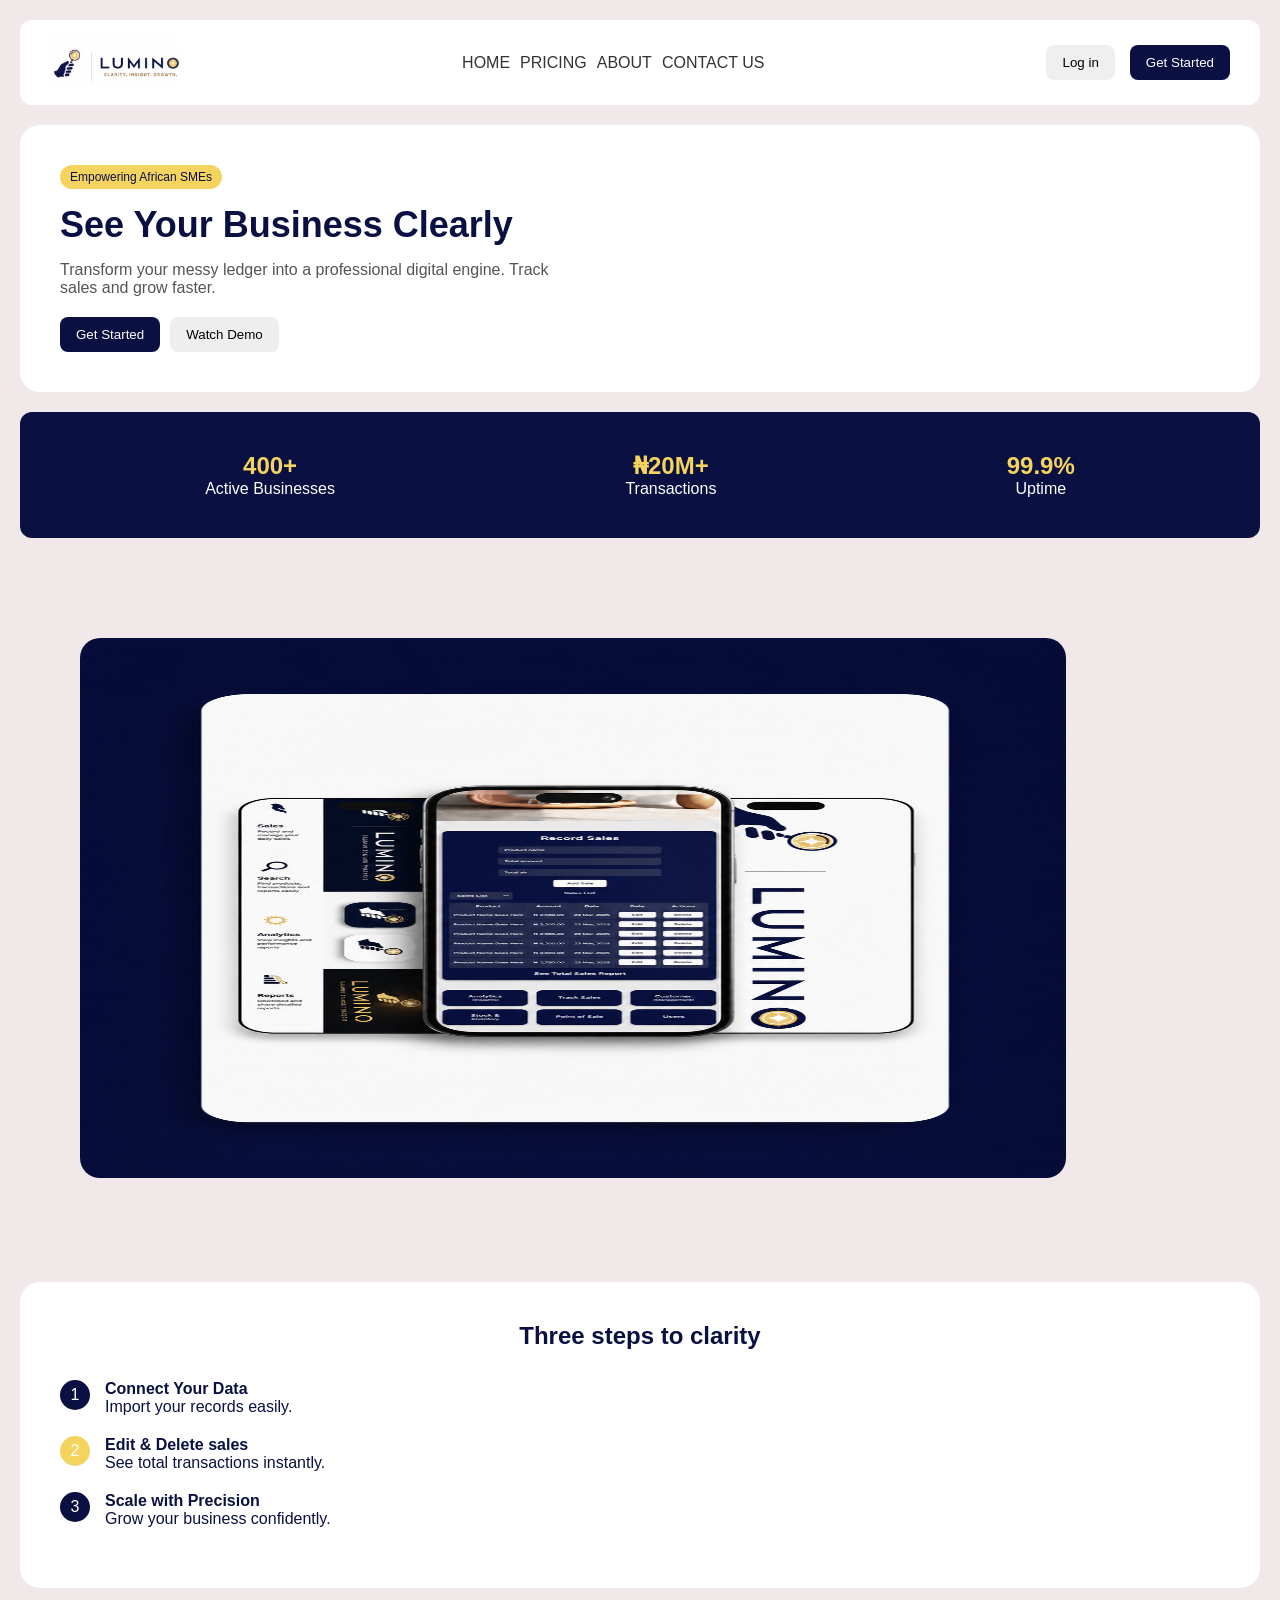
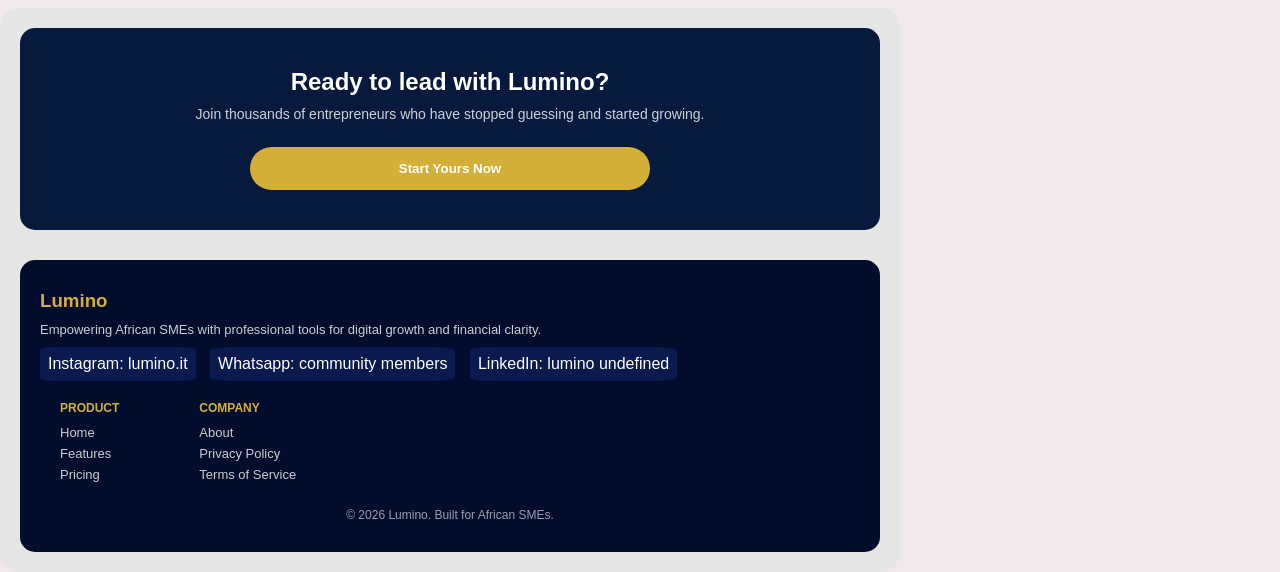
<file: index.html>
<!DOCTYPE html>
<html lang="en">
<head>
<meta charset="UTF-8">
<meta name="viewport" content="width=device-width, initial-scale=1.0">
<title>Lumino</title>
<link rel="stylesheet" href="index.css">
</head>

<body>

<!-- NAVBAR -->
<div class="navbar">
  <div class="logo">
    <img src="logo.png" alt="" width="130px">
  </div>

  <div class="nav-links">
     <a href="index.html">HOME</a>
    <a href="price.html">PRICING</a>
    <a href="about.html">ABOUT</a>
    <a href="contact.html">CONTACT US</a>
  </div>

  <div class="nav-actions">
    <a href="login.html"><button class="btn">Log in</button></a>
    <a href="index2.html"><button class="btn btn-dark">Get Started</button></a>
  
  </div>
</div>

<!-- HERO -->
<section class="hero">
  <span class="tag">Empowering African SMEs</span>

  <div class="hero-content">
    <div class="hero-text">
      <h1>See Your Business Clearly</h1>
      <p>Transform your messy ledger into a professional digital engine. Track sales and grow faster.</p>
      <div class="hero-buttons">
       <a href="index2.html"><button class="btn btn-dark">Get Started</button></a>
  
        <button class="btn btn-outline">Watch Demo</button>
      </div>
    </div>
    
  </div>
</section>

<!-- STATS -->
<section class="stats">
  <div class="stat">
    <h2>400+</h2>
    <p>Active Businesses</p>
  </div>

  <div class="stat">
    <h2>₦20M+</h2>
    <p>Transactions</p>
  </div>

  <div class="stat">
    <h2>99.9%</h2>
    <p>Uptime</p>
  </div>
</section>
<div class="mockup">
  <img src="mock.png" alt="phone mock up of lumino" class="img">
</div>


<!-- STEPS -->
<section class="steps">
  <h2>Three steps to clarity</h2>

  <div class="step">
    <div class="circle">1</div>
    <div>
      <h4>Connect Your Data</h4>
      <p>Import your records easily.</p>
    </div>
  </div>

  <div class="step">
    <div class="circle" style="background:#f4d35e;color:#fff;">2</div>
    <div>
      <h4>Edit & Delete sales</h4>
      <p>See total transactions instantly.</p>
    </div>
  </div>

  <div class="step">
    <div class="circle">3</div>
    <div>
      <h4>Scale with Precision</h4>
      <p>Grow your business confidently.</p>
    </div>
  </div>
</section>
  <div class="container">

    <!-- CTA SECTION -->
    <section class="cta">
      <h2>Ready to lead with Lumino?</h2>
      <p>Join thousands of entrepreneurs who have stopped guessing and started growing.</p>
      <button><b>Start Yours Now</b></button>
    </section>

    <!-- FOOTER -->

 <footer class="footer">
   <div class="footer-left">
     <h3> Lumino</h3>
     <p>Empowering African SMEs with professional tools for digital growth and financial clarity.</p>
     
     <div class="socials">
       <span>Instagram: <a href="https://www.instagram.com/lumino.it?igsh=bXIxcGEyMmdxYWEy" target="_blank">lumino.it</a></p>
           </span>
       <span>Whatsapp: <a href="https://chat.whatsapp.com/HI2CIz0peCWIl6Pk2ywEyw" target="_blank">community members</a></span>
       <span>LinkedIn: <a href="https://www.linkedin.com/in/lumino-undefined-6a474a402?utm_source=share_via&utm_content=profile&utm_medium=member_android" target="_blank">lumino undefined</a></span>
    
     </div>
   </div>
   
   <div class="footer-links">
     <div>
       <h4>PRODUCT</h4>
       <a href="index.html">Home</a>
       <a href="index2.html">Features</a>
       <a href="price.html">Pricing</a>
     </div>
     
     <div>
       <h4>COMPANY</h4>
       <a href="about.html">About</a>
       <a href="#">Privacy Policy</a>
       <a href="#">Terms of Service</a>
     </div>
   </div>
   
   <div class="copyright">
     © 2026 Lumino. Built for African SMEs.
   </div>
 </footer>
 </div>

<script>
// Simple button interaction
document.querySelector(".btn-outline").addEventListener("click", () => {
  alert("Demo coming soon!");
});
</script>

</body>
</html>
</file>
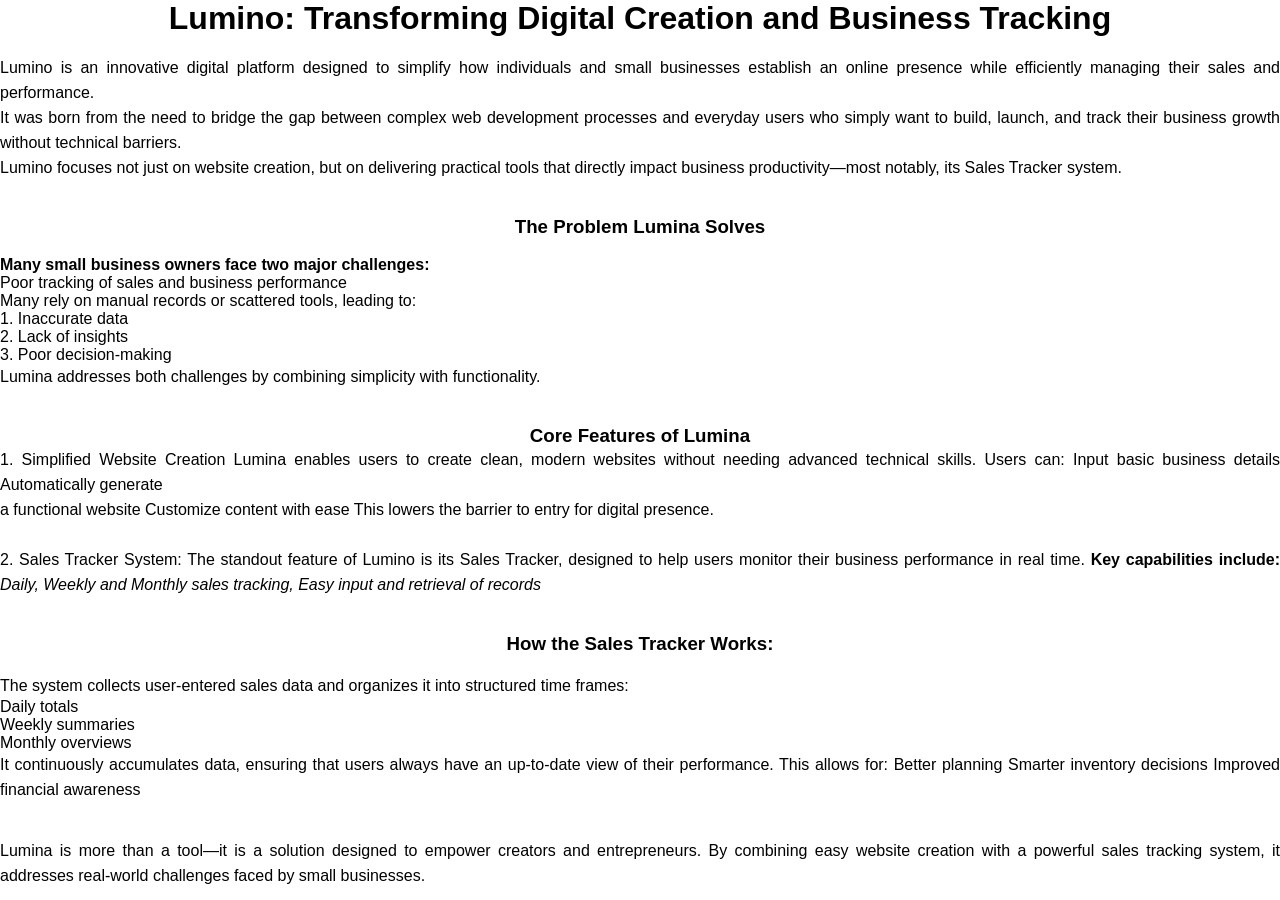
<file: about.html>
<!DOCTYPE html>
<html>

<head>
  <meta charset="UTF-8">
  <meta name="viewport" content="width=device-width, initial-scale=1">
  <title>About us</title>
  <link rel="stylesheet" href="about.css">
</head>

<body>
    <h1>Lumino: Transforming Digital Creation and Business Tracking
    </h1>
      <br>
    <p>Lumino is an innovative digital platform designed to simplify how individuals and small businesses establish an online presence while efficiently managing their sales and performance.
      <br>
      It was born from the need to bridge 
      the gap between complex web 
      development processes and everyday 
      users who simply want to build, 
      launch, and track their business 
      growth without technical barriers.
    </p>
    <p>Lumino focuses not just on 
    website creation, but on delivering 
    practical tools that directly impact
    business productivity—most notably,
    its Sales Tracker system.
    </p>
    <br><br>
    <h3>The Problem Lumina Solves</h3>
    <br>
    <h4>Many small business owners face two major challenges:
    </h4>
    <ul>
      <li>Poor tracking of sales and business performance</li>
      <li>Many rely on manual records or scattered tools, leading to:</li>
      <ol>
        <li>1. Inaccurate data</li>
        <li>2. Lack of insights</li>
        <li>3. Poor decision-making</li>
      </ol>
    </ul>
    <p>Lumina addresses both challenges by combining simplicity with functionality.
    </p>
    <br><br>
      <h3>Core Features of Lumina </h3>
    <p>
      1. Simplified Website Creation
      Lumina enables users to create 
      clean, 
      modern websites without needing 
      advanced technical skills. 
      Users can:
      Input basic business details
      Automatically generate <br>a 
      functional
      website
      Customize content with ease
      This lowers the barrier to entry 
      for digital presence.
      <br>
      <br>
      2. Sales Tracker System:
      The standout feature of Lumino is 
      its Sales Tracker, designed to help
      users monitor their business
      performance in real time.
      <b>Key capabilities include:</b>
      <i>Daily, Weekly and Monthly sales tracking, Easy input and retrieval of records
      </i>
    </p>
    <br> <br>
    
    <h3>How the Sales Tracker Works:</h3>
    <br>
    <p>The system collects user-entered 
      sales data and organizes it into 
      structured time frames:
    </p>
    <ul>
      <li>Daily totals</li>
      <li>Weekly summaries</li>
      <li>Monthly overviews</li>
    </ul>
    <p>It continuously accumulates data, ensuring that users always have an up-to-date view of their performance.
      This allows for:
      Better planning
      Smarter inventory decisions
      Improved financial awareness
    </p>
    <br><br>
    <p>
      Lumina is more than a tool—it is a 
      solution designed to empower 
      creators and entrepreneurs. By 
      combining easy website creation 
      with a powerful sales tracking 
      system, it addresses real-world 
      challenges faced by small 
      businesses.
    </p>
</body>

</html>
</file>
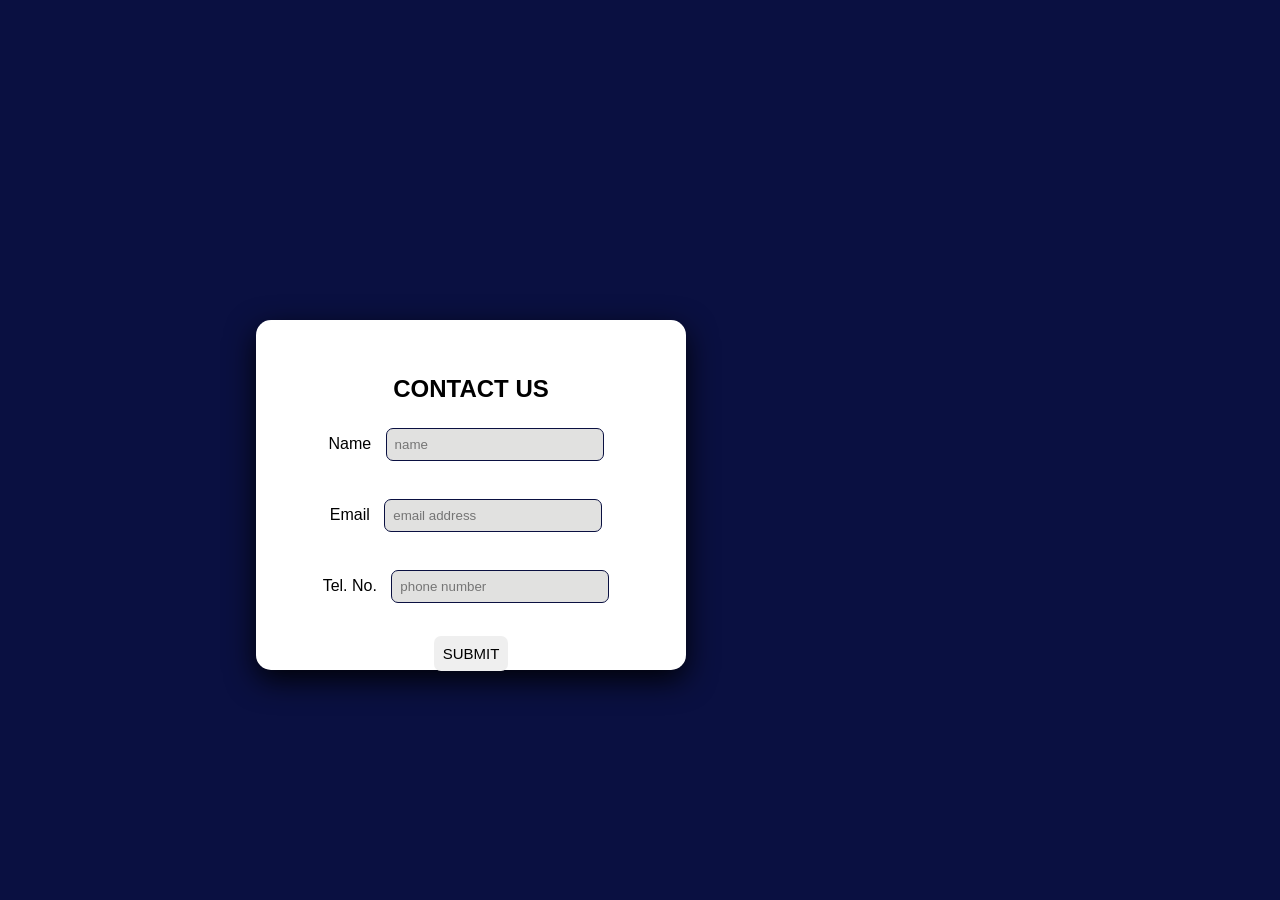
<file: contact.html>
<!DOCTYPE html>
<html>

<head>
  <meta charset="UTF-8">
  <meta name="viewport" content="width=device-width, initial-scale=1">
  <title>contact us</title>
  <link rel="stylesheet" href="contact.css">
</head>

<body>
  <section>
    
    <div class="contact">
      
  
  
  <h1>CONTACT US</h1>
  <form>
    <label for="name">Name</label>
    <input type="text" placeholder="name">
    <br>
    <br>
    <label for="email">Email</label>
    <input type="email" placeholder="email address">
    <br>
    <br>
    <label for="phone number">Tel.
    No.</label>
    <input type="number" placeholder="phone number">
    <br>
    <br>
    <button type="submit">SUBMIT</button>
    
  </form>
    </div>
  </section>
</body>

</html>
</file>
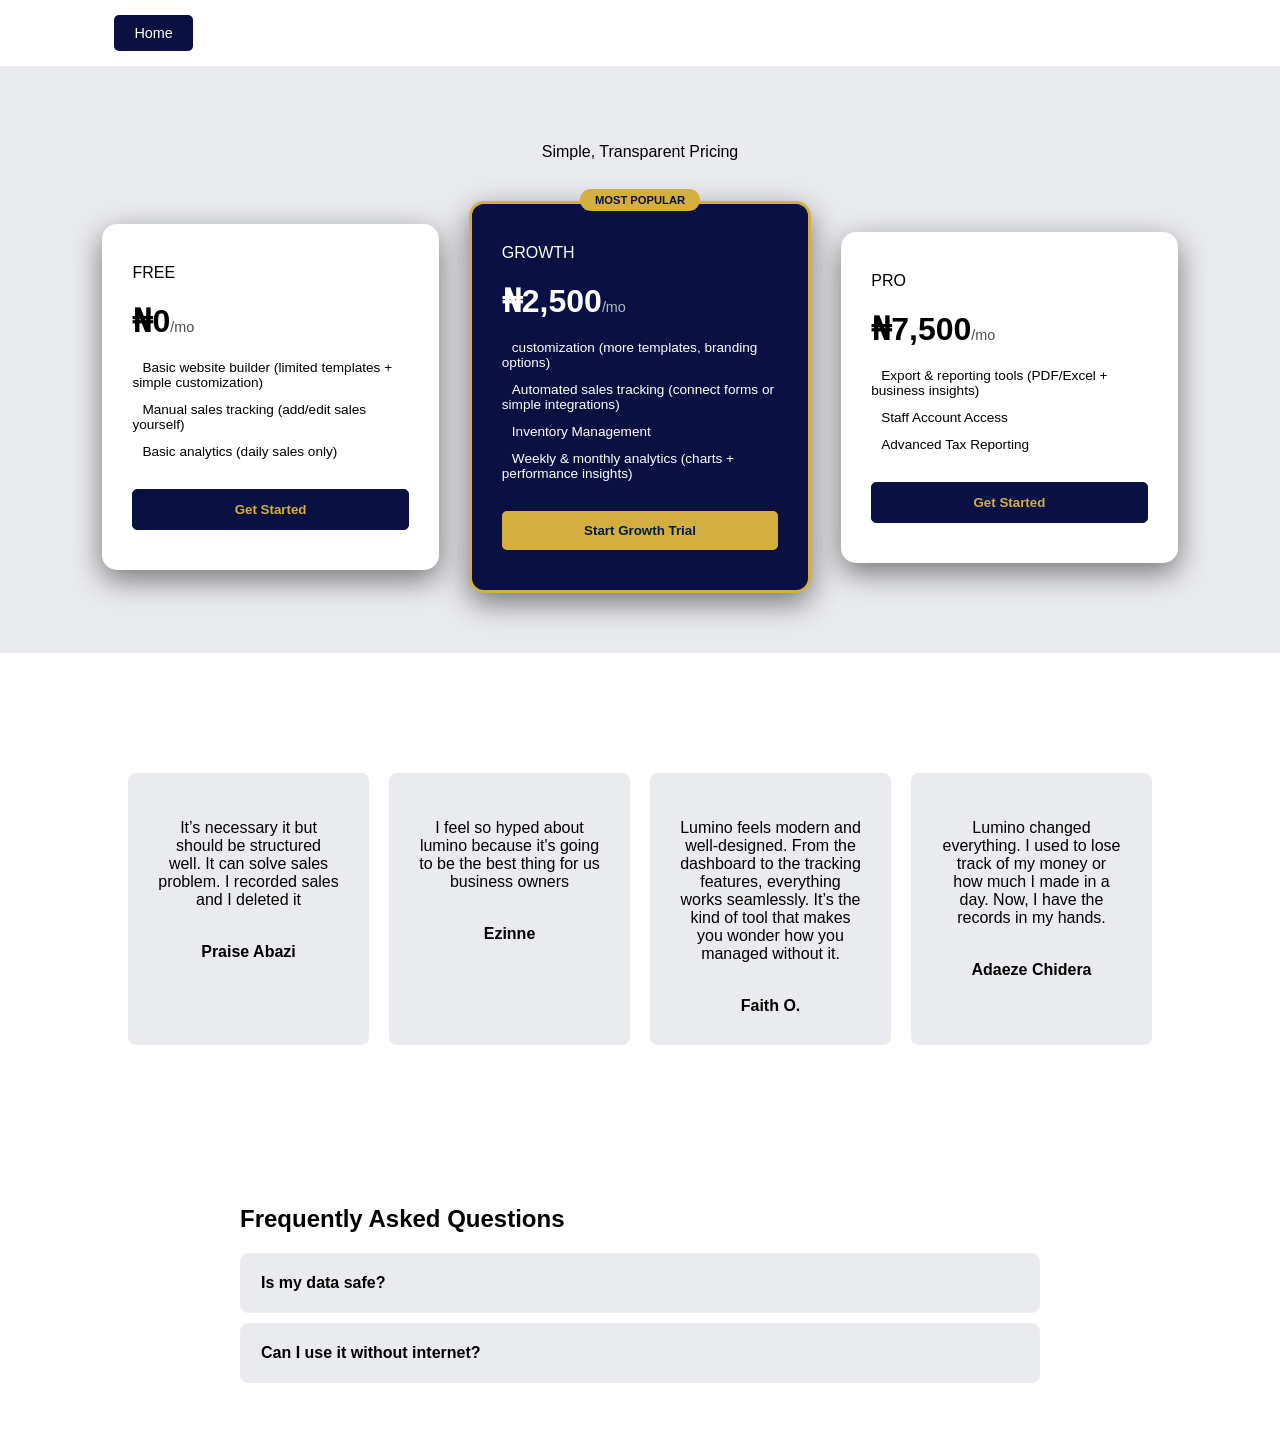
<file: price.html>
<!DOCTYPE html>
<html>

<head>
  <meta charset="UTF-8">
  <meta name="viewport" content="width=device-width, initial-scale=1">
  <title>Price</title>
  <link rel="stylesheet" href="price.css">
</head>

<body>
    <nav>
        <div class="nav">
           <a href="index.html" class="home">Home</a>
           
        </div>
    </nav>

    <!-- Pricing Section -->
    <section class="pricing-container">
        
        <p class="section-subtitle">Simple, Transparent Pricing</p>
        
        <div class="pricing-wrapper">
            <!-- Free Plan -->
            <div class="price-card">
                <span class="plan-name">FREE</span>
                <div class="price">₦0<span>/mo</span></div>
                <ul class="features">
                    <li><i class="fa-solid fa-check"></i>Basic website builder (limited templates + simple customization)</li>
                    <li><i class="fa-solid fa-check"></i> Manual sales tracking (add/edit sales yourself)</li>
                    <li><i class="fa-solid fa-check"></i> Basic analytics (daily sales only)</li>
                </ul>
                <button class="btn-outline">Get Started</button>
            </div>

            <!-- Growth Plan (Featured) -->
            <div class="price-card featured">
                <div class="popular-badge">MOST POPULAR</div>
                <span class="plan-name">GROWTH</span>
                <div class="price">₦2,500<span>/mo</span></div>
                <ul class="features">
                    <li><i class="fa-solid fa-check"></i> customization (more templates, branding options)</li>
                    <li><i class="fa-solid fa-check"></i> Automated sales tracking (connect forms or simple integrations)</li>
                    <li><i class="fa-solid fa-check"></i> Inventory Management</li>
                    <li><i class="fa-solid fa-check"></i> Weekly & monthly analytics (charts + performance insights)</li>
                </ul>
                <button class="btn-gold">Start Growth Trial</button>
            </div>

            <!-- Pro Plan -->
            <div class="price-card">
                <span class="plan-name">PRO</span>
                <div class="price">₦7,500<span>/mo</span></div>
                <ul class="features">
                    <li><i class="fa-solid fa-check"></i> Export & reporting tools (PDF/Excel + business insights)</li>
                    <li><i class="fa-solid fa-check"></i> Staff Account Access</li>
                    <li><i class="fa-solid fa-check"></i> Advanced Tax Reporting</li>
                </ul>
                <button class="btn-outline">Get Started</button>
            </div>
        </div>
    </section>

    <!-- Testimonials -->
    <section class="testimonials">
        <div class="testimonial-card">
            <div class="stars">
            <p>It’s necessary it but should be structured well. It can solve sales problem. I recorded sales and I deleted it</p>
                <br>
            <strong>Praise Abazi</strong>
                </div>
            
            <div class="stars">
            <p>I feel so hyped about lumino because it's going to be the best thing for us business owners</p>
            <br>
                    <strong>Ezinne</strong>
                </div>
            
            
            <div class="stars">
            <p>Lumino feels modern and well-designed. From the dashboard to the tracking features, everything works seamlessly. It’s the kind of tool that makes you wonder how you managed without it.</p>
            <br>
            <strong>Faith O.</strong>
            </div>
            
            <div class="stars">
            <p>Lumino changed everything. I used to lose track of my money or how much I made in a day. Now, I have the records in my hands.</p>
            <br>
            <strong>Adaeze Chidera</strong>
            </div>
        </div>

    </section>

    <!-- FAQ Section -->
    <section class="faq-section">
        <h2 class="section-title">Frequently Asked Questions</h2>
        <div class="FAQ">
            <div class="FAQ-item">
                <div class="FAQ-header">
                    Is my data safe?
                    <i class="fa-solid fa-chevron-down"></i>
                </div>
                <div class="FAQ-body">
                    Yes. We use industry-standard bank-level encryption. Your business data is private and only accessible by you.
                </div>
            </div>
            <div class="FAQ-item">
                <div class="FAQ-header">
                    Can I use it without internet?
                    <i class="fa-solid fa-chevron-down"></i>
                </div>
                <div class="FAQ-body">
                    Our website allows you to record transactions, which then updates automatically.
                </div>
            </div>
        </div>
    </section>
    <script src="price.js"></script>

</body>
</html>
</file>
<file: index.css>
*{
  margin:0;
  padding:0;
  box-sizing:border-box;
  font-family: Arial, sans-serif;
}

body{
  background:#F1E9E9;
  color:#0A1041;
}

/* NAVBAR */
.navbar{
  display:flex;
  justify-content:space-between;
  align-items:center;
  padding:15px 30px;
  background:#fff;
  border-radius:12px;
  margin:20px;
  
}

.logo{
  font-weight:bold;
}

.nav-links{
  display:flex;
  gap:10px;
}

.nav-links a{
  text-decoration:none;
  color:#333;
}

.nav-actions{
  display:flex;
  gap:15px;
}

.btn{
  padding:10px 16px;
  border-radius:8px;
  border:none;
  cursor:pointer;
}

.btn-dark{
  background:#0A1041;
  color:#fff;
}

/* HERO */
.hero{
  background:#fff;
  margin:20px;
  padding:40px;
  border-radius:20px;
}

.tag{
  display:inline-block;
  background:#f4d35e;
  padding:5px 10px;
  border-radius:20px;
  font-size:12px;
  margin-bottom:15px;
}

.hero-content{
  display:flex;
  justify-content:space-between;
  align-items:center;
  gap:30px;
}

.hero-text{
  max-width:500px;
}

.hero-text h1{
  font-size:36px;
  margin-bottom:15px;
}

.hero-text p{
  color:#555;
  margin-bottom:20px;
}

.hero-buttons{
  display:flex;
  gap:10px;
}

.btn-outline{
  background:#eee;
}


/* STATS */
.stats{
  background:#0A1041;
  color:#fff;
  margin:20px;
  padding:40px;
  border-radius:12px;
  display:flex;
  justify-content:space-around;
}

.stat{
  text-align:center;
}

.stat h2{
  color:#f4d35e;
}

.img{
  width: 77%;
  height: 60vh;
  justify-content: center;
  align-items: center;
  margin: 80px;
  border-radius: 20px;
}


/* STEPS */
.steps{
  background:#fff;
  margin:20px;
  padding:40px;
  border-radius:20px;
}

.steps h2{
  text-align:center;
  margin-bottom:30px;
}

.step{
  display:flex;
  gap:15px;
  margin-bottom:20px;
}

.circle{
  width:30px;
  height:30px;
  border-radius:50%;
  background:#0A1041;
  color:#fff;
  display:flex;
  align-items:center;
  justify-content:center;
}


.container {
  width: 100%;
  max-width: 900px;
  background: #e6e6e6;
  border-radius: 20px;
  padding: 20px;
}


/* CTA SECTION */
.cta {
  background: #071a3d;
  color: white;
  text-align: center;
  padding: 40px 20px;
  border-radius: 15px;
  position: relative;
  overflow: hidden;
}

.cta h2 {
  font-size: 24px;
  margin-bottom: 10px;
}

.cta p {
  font-size: 14px;
  opacity: 0.8;
  margin-bottom: 25px;
}

.cta button {
  background: #d4af37;
  color: #fff;
  border: none;
  padding: 14px 30px;
  border-radius: 25px;
  font-weight: bold;
  cursor: pointer;
  width: 50%;
  max-width: 400px;
}

.cta button:hover {
  opacity: 0.9;
}

.footer {
  margin-top: 30px;
  background: #020c2c;
  color: white;
  padding: 30px 20px;
  border-radius: 15px;
}

.footer-left {
  margin-bottom: 20px;
}

.footer-left h3 {
  color: #d4af37;
  margin-bottom: 10px;
}

.footer-left p {
  font-size: 13px;
  opacity: 0.8;
}

.socials span {
  display: inline-block;
  margin-top: 10px;
  margin-right: 10px;
  background: #0a1a4f;
  padding: 8px;
  border-radius: 10%;
  
}

.socials span a{
  text-decoration: none;
  color: #fff;
}

/* LINKS */
.footer-links {
  display: flex;
  gap: 80px; 
  margin-top: 20px;
  margin: 20px;
}

.footer-links h4 {
  font-size: 12px;
  color: #d4af37;
  margin-bottom: 10px;
}

.footer-links a {
  display: block;
  text-decoration: none;
  color: #ccc;
  font-size: 13px;
  margin-bottom: 6px;
}

/* COPYRIGHT */
.copyright {
  margin-top: 20px;
  font-size: 12px;
  text-align: center;
  opacity: 0.6;
}

/* RESPONSIVE */
@media(max-width:768px){
  .hero-content{
    flex-direction:column;
  }

  .stats{
    flex-direction:column;
    gap:15px;
  }
}
</file>
<file: about.css>
*{
  margin:0;
  padding:0;
  font-family: Arial, Helvetica, sans-serif;
}
  

html{
  scroll-behavior:smooth;
}
  
  
body{
  background:#FFFFFF;
  color:#000;
}

p{
  text-align: justify;
  line-height: 25px;
}

h1,h2,h3{
  text-align: center;
}
</file>
<file: contact.css>
*{
  margin:0;
  padding:0;
  font-family:Arial, sans-serif;
}

body{
  background: #0A1041;
  height: 40vh;
}

h1{
  margin: 15px;
}

.contact{
  margin: 25% 20%;
    background: #fff;
    padding: 40px 40px;
    border-radius: 15px;
    width: 350px;
    height: 30vh;
    transition: 0.6s ease-in;
    box-shadow: 0 10px 30px rgba(0,0,0,0.9);
    text-align: center;
    justify-content: center;
    align-items: center;
  }
    
input {
  padding: 8px;
  margin: 10px;
  width: 200px;
  background-color: #9797944a;
  border: 1px solid #0A1041 ;
  border-radius: 7px;
  outline: none;
  
}

button{
  padding: 9px;
  border-radius: 7px;
  margin: 5px;
  outline: none;
  border: none;
  font-size: 15px;
}
</file>
<file: price.css>
:root {
    --navy: #001b3d;
    --gold: #d4af37;
    --bg-light: #f8f9fb;
    --white: #ffffff;
    --text-main: #333;
    --text-muted: #666;
}

html{
  scroll-behavior:smooth;
}
  

body {
    margin: 0;
    font-family: 'Inter', sans-serif;
    background-color: #fff;
    
}

/* Navbar Styling */
.nav {
    display: flex;
    justify-content: space-between;
    align-items: center;
    padding: 15px 8%;
    border-bottom: 1px solid #eee;
}

.nav a {
    text-decoration: none;
    color: #fff;
    margin: 0 12px;
    font-size: 0.9rem;
}


.home { 
    background: #0A1041; 
    color: #fff; 
    border: none; 
    padding: 10px 20px; 
    border-radius: 5px; 
    cursor: pointer; 
    text-decoration: none;
    margin: 10px;
    
}

/* Pricing Section */
.pricing-container { 
    padding: 60px 8%; 
    background-color: #515A721F;
    text-align: center; 
    
}
.pricing-wrapper { 
    display: flex; 
    justify-content: center; 
    gap: 30px; 
    margin-top: 40px; 
    align-items: center; 
    
}

.price-card {
    background: #fff;
    padding: 40px 30px;
    border-radius: 15px;
    width: 300px;
    transition: 0.6s ease-in;
    box-shadow: 0 10px 30px rgba(0,0,0,0.5);
    text-align: left;
}

.price-card.featured {
    background: #0A1041;
    color: #fff;
    border: 3px solid #d4af3f;
    position: relative;
}

.price-card:hover{
  transform:translatey(-9px);
    
}


.popular-badge {
    position: absolute;
    top: -15px;
    left: 50%;
    transform: translateX(-50%);
    background: #d4af3f;
    color: #0A1041;
    font-size: 0.7rem;
    font-weight: bold;
    padding: 5px 15px;
    border-radius: 20px;
}

.price { 
    font-size: 2rem; 
    font-weight: 800; 
    margin: 20px 0; 
    
}

.price span { 
    font-size: 0.9rem; 
    font-weight: 400; 
    opacity: 0.7;
    
}

.features { 
    list-style: none; 
    padding: 0; 
    margin-bottom: 30px; 
    
}

.features li { 
    margin-bottom: 12px; 
    font-size: 0.85rem; 
    
}

.features li i { 
    color: #DE0000; 
    margin-right: 10px; 
    
}
.testimonials {
    padding: 80px 10%;
    text-align: center;
    background: #919FC500;
}

.testimonial-card{
    display: grid;
    grid-template-columns:repeat(auto-fit,minmax(200px,1fr));
    gap:20px;
    margin-top:40px;
    

.stars{
    background: #515A721F;
    padding: 30px;
    border-radius: 8px;
    transition: 0.6s ease-in-out;
}

.stars:hover {
    transform: translatey(-9px);
}

}

/* Buttons */
.btn-outline { 
    width: 100%; 
    padding: 12px; 
    border: 1px solid #0A1041;
    background: #0A1041; 
    border-radius: 5px; 
    font-weight: bold; 
    cursor: pointer; 
    color: #d4af3f;
    
}

.btn-gold { 
    width: 100%; 
    padding: 12px; 
    background: #d4af3f; 
    border: none; 
    border-radius: 5px; 
    font-weight: bold; 
    color: var(--navy); 
    cursor: pointer; 
    
}

/* FAQ Accordion */
.faq-section { 
    padding: 60px 20px; 
    max-width: 800px; 
    margin: 0 auto; }

.FAQ-item { 
    border: 1px solid #eee; 
    margin-bottom: 10px; 
    border-radius: 8px; 
    overflow: hidden; 
    
}

.FAQ-header { 
    padding: 20px; 
    background: #515A721F; 
    cursor: pointer; 
    display: flex; 
    justify-content: space-between; 
    font-weight: 600;
    }

.FAQ-body { 
    padding: 0 20px 20px; 
    color: var(--text-muted); 
    display: none; 
    font-size: 0.9rem; 
    line-height: 1.6; 
    
}
    
.FAQ-item.active .FAQ-body { 
    display: block; }
</file>
